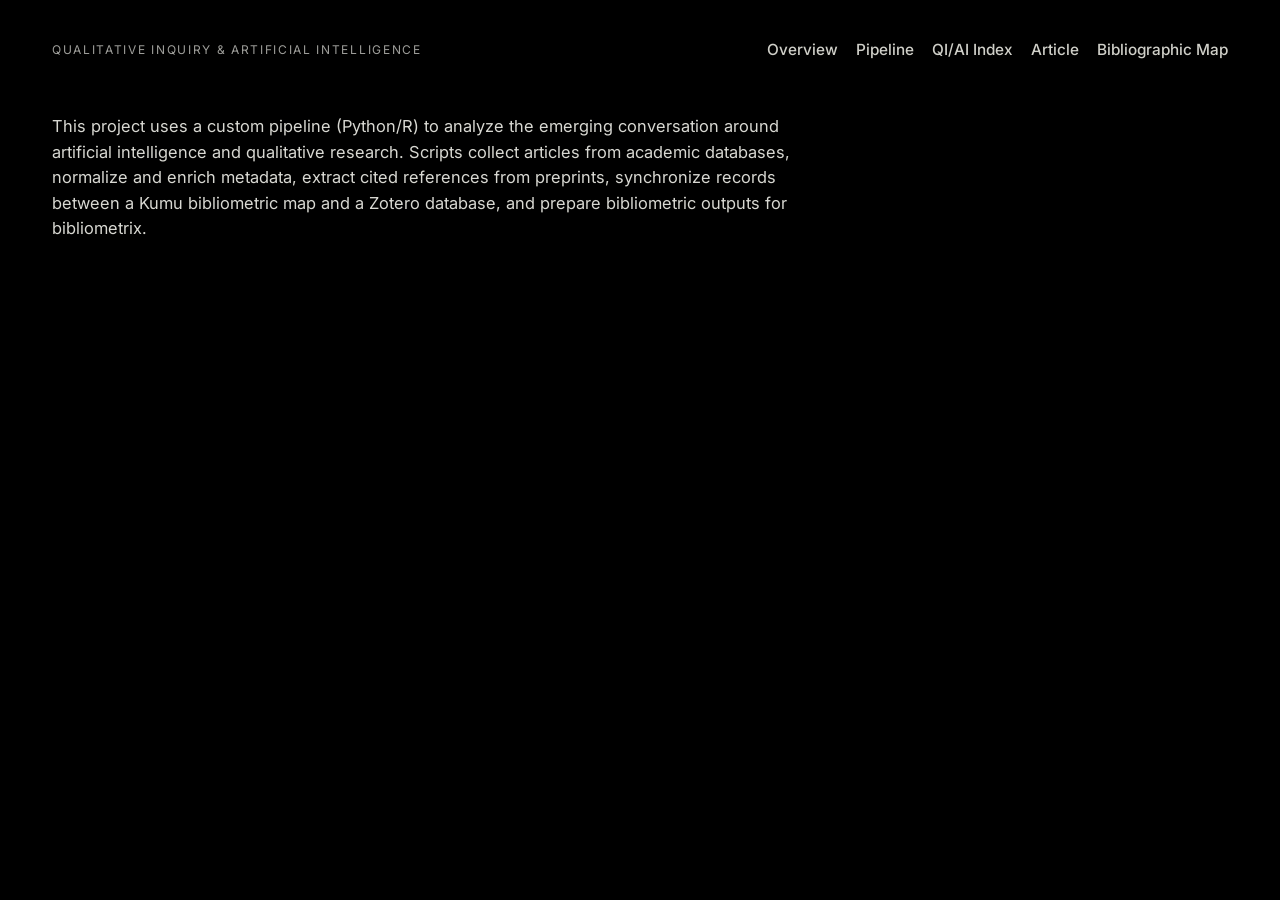
<file: index.html>
<!DOCTYPE html>
<html lang="en">
<head>
<meta charset="UTF-8" />
<meta name="viewport" content="width=device-width, initial-scale=1.0" />
<title>Qualitative Inquiry &amp; Artificial Intelligence</title>
<link rel="preconnect" href="https://fonts.googleapis.com">
<link rel="preconnect" href="https://fonts.gstatic.com" crossorigin>
<link href="https://fonts.googleapis.com/css2?family=Inter:wght@400;500;600;650&display=swap" rel="stylesheet">
<link rel="stylesheet" href="styles.css" />
</head>
<body>
<main class="page">

<div class="topbar">
      <a class="brand" href="index.html">Qualitative Inquiry &amp; Artificial Intelligence</a>
      <nav class="nav">
        <a href="https://geoffreey-s.github.io/qual.plus/index.html">Overview</a>
        <a href="pipeline.html">Pipeline</a>
        <a href="https://gnsschwarz.pythonanywhere.com/bibliography/" target="_blank" rel="noopener noreferrer">QI/AI Index</a>
        <a href="https://qualitative.plus/article" target="_blank" rel="noopener noreferrer">Article</a>
        <a href="https://kumu.io/" target="_blank" rel="noopener noreferrer">Bibliographic Map</a>
      </nav>
    </div>

<section class="hero">
  <p class="lead">This project uses a custom pipeline (Python/R) to analyze the emerging conversation around artificial intelligence and qualitative research. Scripts collect articles from academic databases, normalize and enrich metadata, extract cited references from preprints, synchronize records between a Kumu bibliometric map and a Zotero database, and prepare bibliometric outputs for bibliometrix.</p>
</section>

</main>
</body>
</html>
</file>
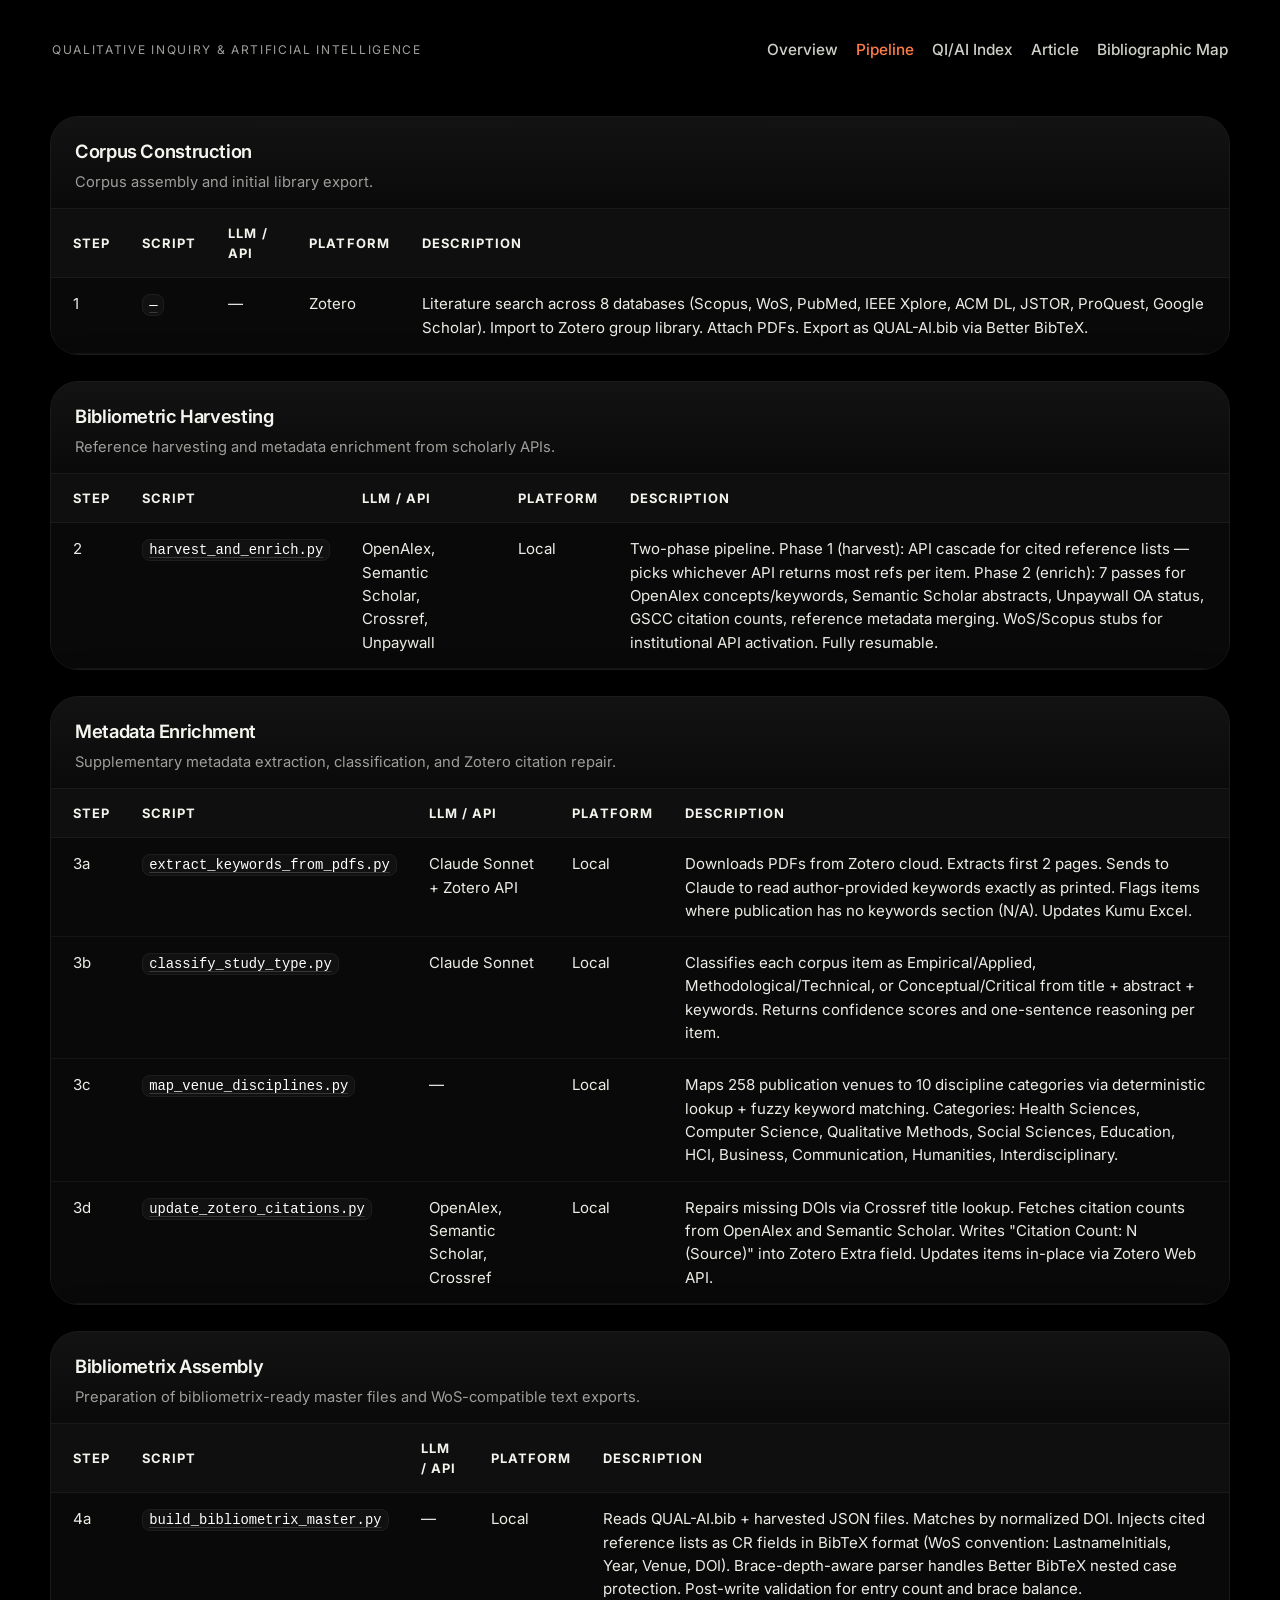
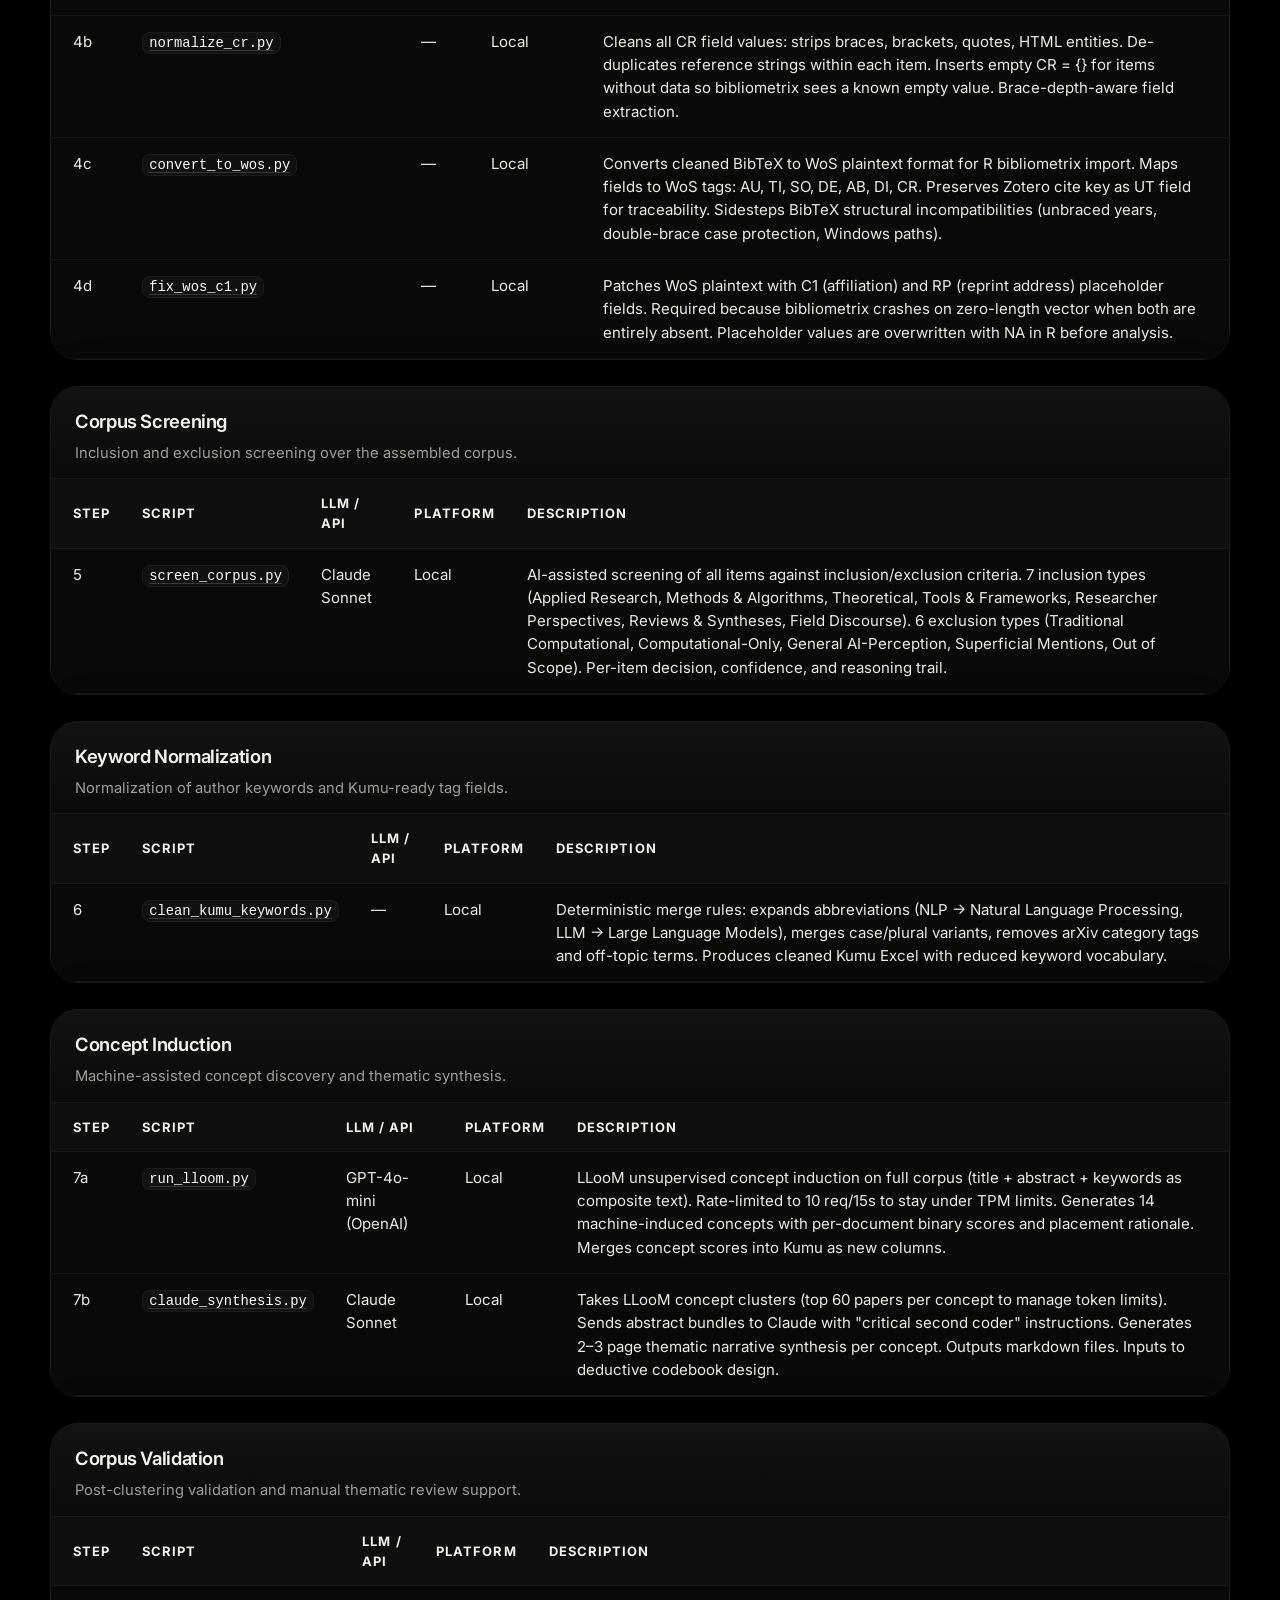
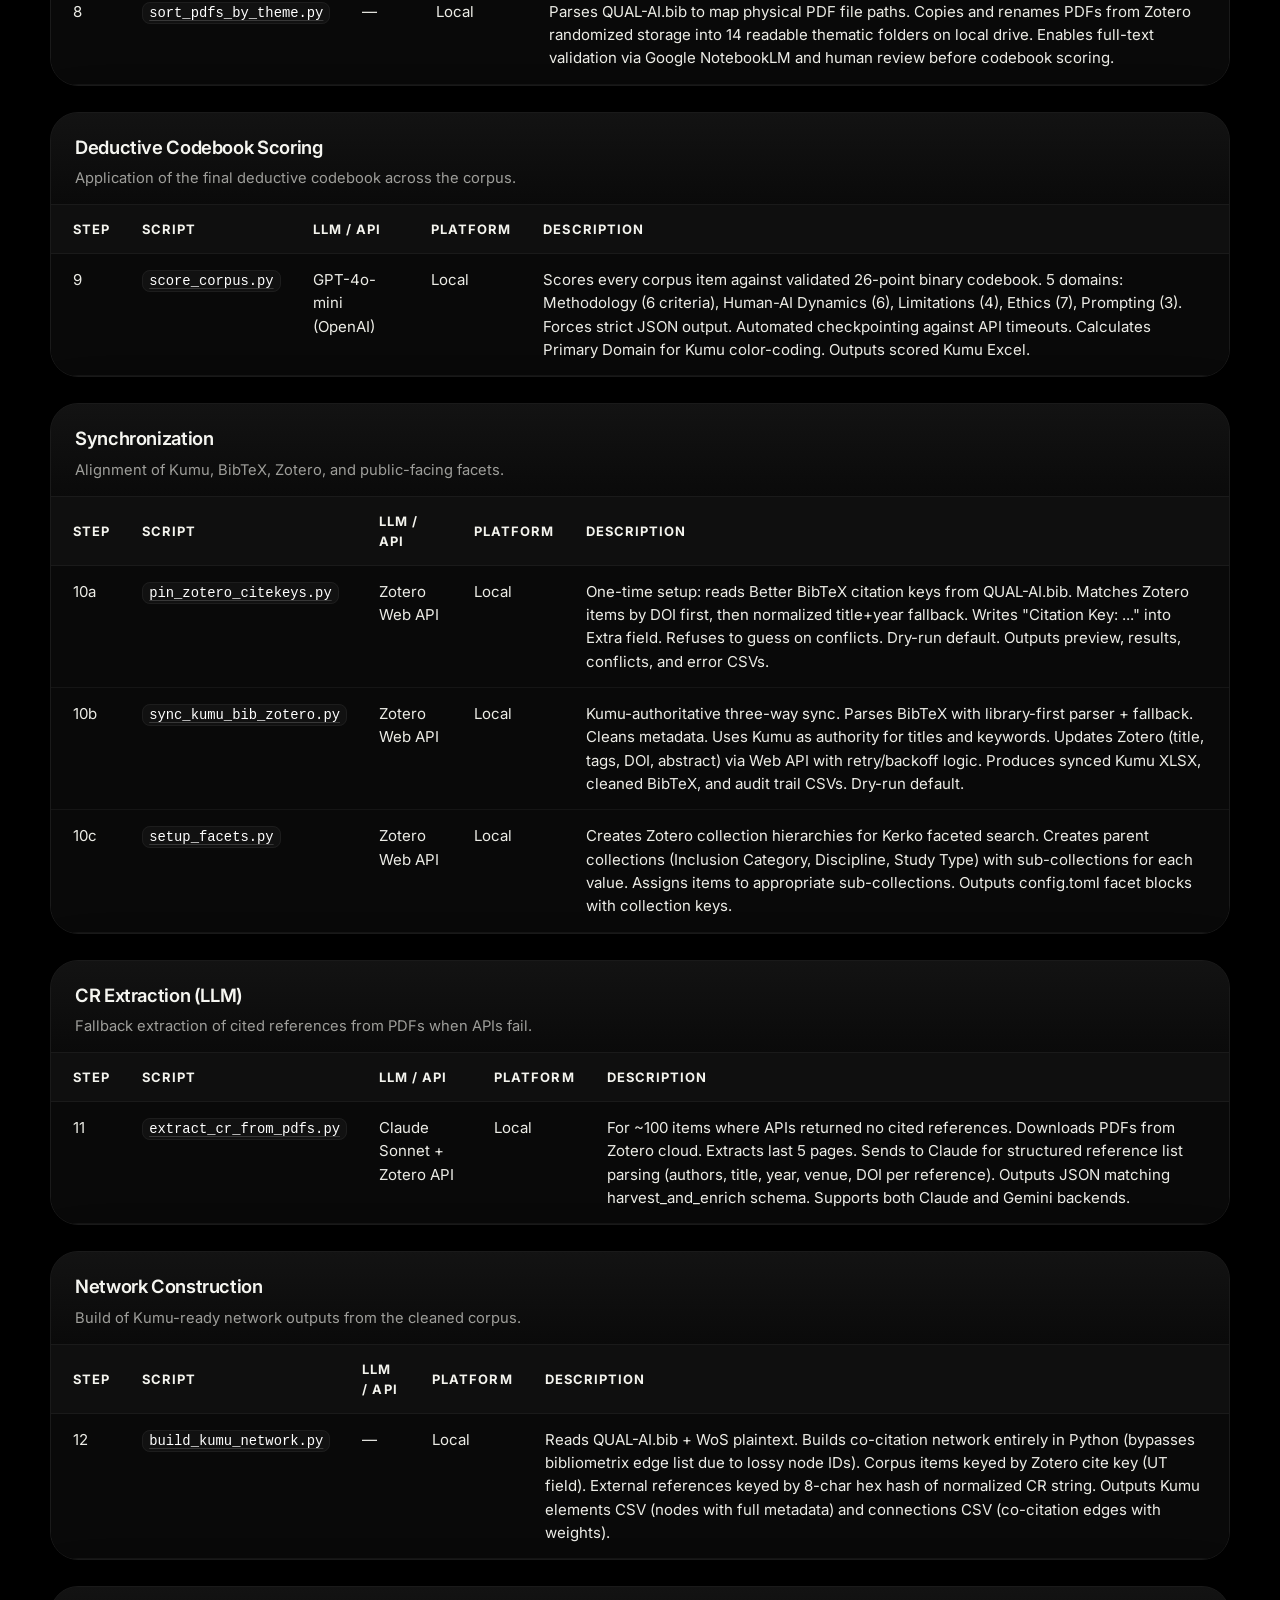
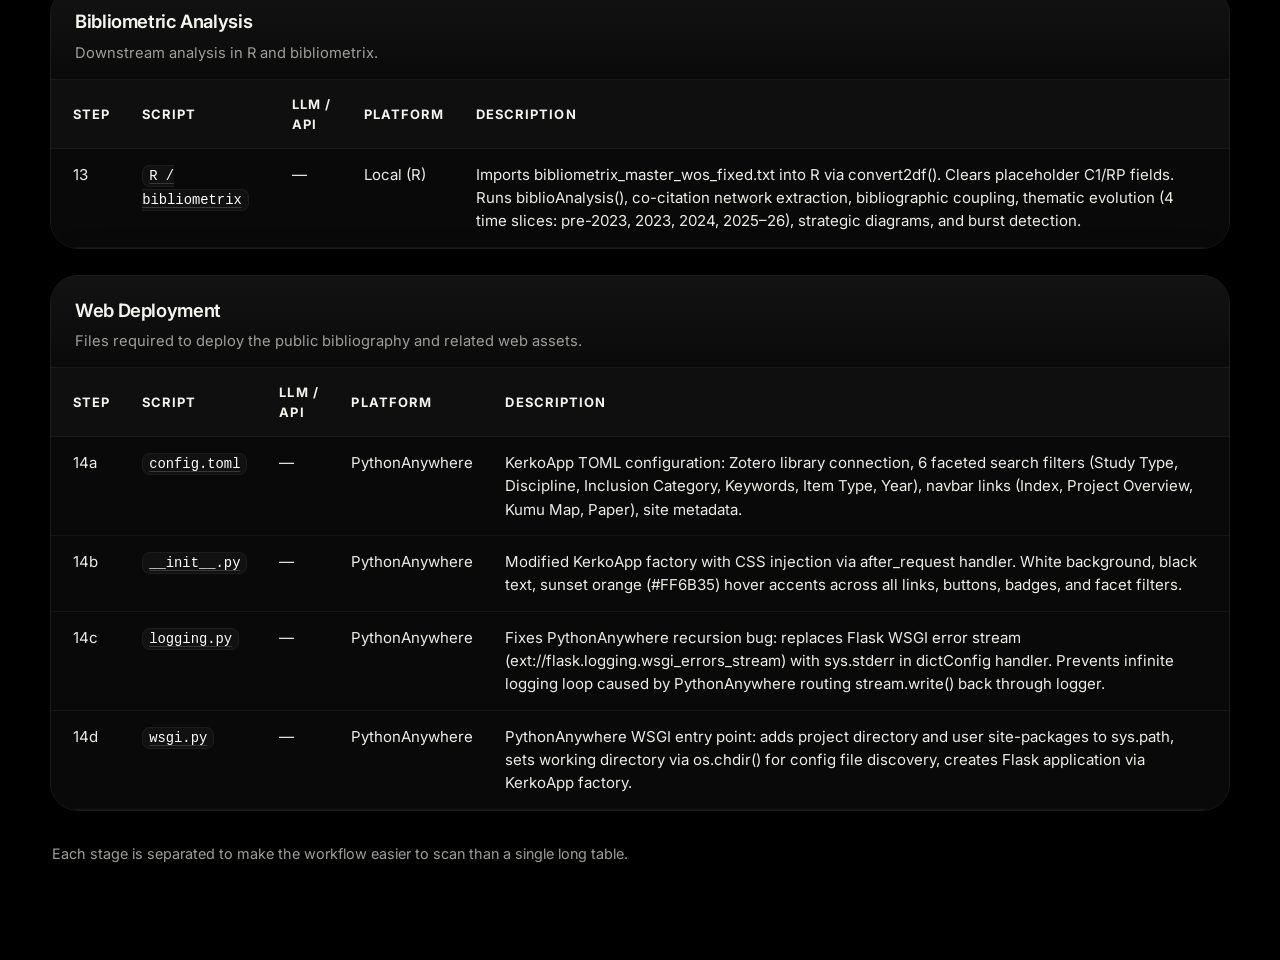
<file: pipeline.html>
<!DOCTYPE html>
<html lang="en">
<head>
<meta charset="UTF-8" />
<meta name="viewport" content="width=device-width, initial-scale=1.0" />
<title>Qualitative Inquiry & Artificial Intelligence | Pipeline</title>
<link rel="preconnect" href="https://fonts.googleapis.com">
<link rel="preconnect" href="https://fonts.gstatic.com" crossorigin>
<link href="https://fonts.googleapis.com/css2?family=Inter:wght@400;500;600;650&display=swap" rel="stylesheet">
<link rel="stylesheet" href="styles.css" />
</head>
<body>
<main class="page">

    <div class="topbar">
      <a class="brand" href="index.html">Qualitative Inquiry &amp; Artificial Intelligence</a>
      <nav class="nav">
        <a href="https://geoffreey-s.github.io/qual.plus/index.html">Overview</a>
        <a href="pipeline.html" class="active">Pipeline</a>
        <a href="https://gnsschwarz.pythonanywhere.com/bibliography/" target="_blank" rel="noopener noreferrer">QI/AI Index</a>
        <a href="https://qualitative.plus/article" target="_blank" rel="noopener noreferrer">Article</a>
        <a href="https://kumu.io/" target="_blank" rel="noopener noreferrer">Bibliographic Map</a>
      </nav>
    </div>

<section class="section">
  <div class="stage-card">
    <div class="section-head">
      <h2>Corpus Construction</h2>
      <p>Corpus assembly and initial library export.</p>
    </div>
    <div class="table-wrap">
      <table>
        <thead>
          <tr>
            <th>Step</th>
            <th>Script</th>
            <th>LLM / API</th>
            <th>Platform</th>
            <th>Description</th>
          </tr>
        </thead>
        <tbody>
          <tr>
<td>1</td>
<td><a class="file-link" href="docs/search-strategy.md"><code>—</code></a></td>
<td>—</td>
<td>Zotero</td>
<td>Literature search across 8 databases (Scopus, WoS, PubMed, IEEE Xplore, ACM DL, JSTOR, ProQuest, Google Scholar). Import to Zotero group library. Attach PDFs. Export as QUAL-AI.bib via Better BibTeX.</td>
</tr>
        </tbody>
      </table>
    </div>
  </div>
</section>


<section class="section">
  <div class="stage-card">
    <div class="section-head">
      <h2>Bibliometric Harvesting</h2>
      <p>Reference harvesting and metadata enrichment from scholarly APIs.</p>
    </div>
    <div class="table-wrap">
      <table>
        <thead>
          <tr>
            <th>Step</th>
            <th>Script</th>
            <th>LLM / API</th>
            <th>Platform</th>
            <th>Description</th>
          </tr>
        </thead>
        <tbody>
          <tr>
<td>2</td>
<td><a class="file-link" href="scripts/01-harvest/harvest_and_enrich.py"><code>harvest_and_enrich.py</code></a></td>
<td>OpenAlex, Semantic Scholar, Crossref, Unpaywall</td>
<td>Local</td>
<td>Two-phase pipeline. Phase 1 (harvest): API cascade for cited reference lists — picks whichever API returns most refs per item. Phase 2 (enrich): 7 passes for OpenAlex concepts/keywords, Semantic Scholar abstracts, Unpaywall OA status, GSCC citation counts, reference metadata merging. WoS/Scopus stubs for institutional API activation. Fully resumable.</td>
</tr>
        </tbody>
      </table>
    </div>
  </div>
</section>


<section class="section">
  <div class="stage-card">
    <div class="section-head">
      <h2>Metadata Enrichment</h2>
      <p>Supplementary metadata extraction, classification, and Zotero citation repair.</p>
    </div>
    <div class="table-wrap">
      <table>
        <thead>
          <tr>
            <th>Step</th>
            <th>Script</th>
            <th>LLM / API</th>
            <th>Platform</th>
            <th>Description</th>
          </tr>
        </thead>
        <tbody>
          <tr>
<td>3a</td>
<td><a class="file-link" href="scripts/02-metadata/extract_keywords_from_pdfs.py"><code>extract_keywords_from_pdfs.py</code></a></td>
<td>Claude Sonnet + Zotero API</td>
<td>Local</td>
<td>Downloads PDFs from Zotero cloud. Extracts first 2 pages. Sends to Claude to read author-provided keywords exactly as printed. Flags items where publication has no keywords section (N/A). Updates Kumu Excel.</td>
</tr><tr>
<td>3b</td>
<td><a class="file-link" href="scripts/02-metadata/classify_study_type.py"><code>classify_study_type.py</code></a></td>
<td>Claude Sonnet</td>
<td>Local</td>
<td>Classifies each corpus item as Empirical/Applied, Methodological/Technical, or Conceptual/Critical from title + abstract + keywords. Returns confidence scores and one-sentence reasoning per item.</td>
</tr><tr>
<td>3c</td>
<td><a class="file-link" href="scripts/02-metadata/map_venue_disciplines.py"><code>map_venue_disciplines.py</code></a></td>
<td>—</td>
<td>Local</td>
<td>Maps 258 publication venues to 10 discipline categories via deterministic lookup + fuzzy keyword matching. Categories: Health Sciences, Computer Science, Qualitative Methods, Social Sciences, Education, HCI, Business, Communication, Humanities, Interdisciplinary.</td>
</tr><tr>
<td>3d</td>
<td><a class="file-link" href="scripts/02-metadata/update_zotero_citations.py"><code>update_zotero_citations.py</code></a></td>
<td>OpenAlex, Semantic Scholar, Crossref</td>
<td>Local</td>
<td>Repairs missing DOIs via Crossref title lookup. Fetches citation counts from OpenAlex and Semantic Scholar. Writes &quot;Citation Count: N (Source)&quot; into Zotero Extra field. Updates items in-place via Zotero Web API.</td>
</tr>
        </tbody>
      </table>
    </div>
  </div>
</section>


<section class="section">
  <div class="stage-card">
    <div class="section-head">
      <h2>Bibliometrix Assembly</h2>
      <p>Preparation of bibliometrix-ready master files and WoS-compatible text exports.</p>
    </div>
    <div class="table-wrap">
      <table>
        <thead>
          <tr>
            <th>Step</th>
            <th>Script</th>
            <th>LLM / API</th>
            <th>Platform</th>
            <th>Description</th>
          </tr>
        </thead>
        <tbody>
          <tr>
<td>4a</td>
<td><a class="file-link" href="scripts/03-bibliometrix/build_bibliometrix_master.py"><code>build_bibliometrix_master.py</code></a></td>
<td>—</td>
<td>Local</td>
<td>Reads QUAL-AI.bib + harvested JSON files. Matches by normalized DOI. Injects cited reference lists as CR fields in BibTeX format (WoS convention: LastnameInitials, Year, Venue, DOI). Brace-depth-aware parser handles Better BibTeX nested case protection. Post-write validation for entry count and brace balance.</td>
</tr><tr>
<td>4b</td>
<td><a class="file-link" href="scripts/03-bibliometrix/normalize_cr.py"><code>normalize_cr.py</code></a></td>
<td>—</td>
<td>Local</td>
<td>Cleans all CR field values: strips braces, brackets, quotes, HTML entities. De-duplicates reference strings within each item. Inserts empty CR = {} for items without data so bibliometrix sees a known empty value. Brace-depth-aware field extraction.</td>
</tr><tr>
<td>4c</td>
<td><a class="file-link" href="scripts/03-bibliometrix/convert_to_wos.py"><code>convert_to_wos.py</code></a></td>
<td>—</td>
<td>Local</td>
<td>Converts cleaned BibTeX to WoS plaintext format for R bibliometrix import. Maps fields to WoS tags: AU, TI, SO, DE, AB, DI, CR. Preserves Zotero cite key as UT field for traceability. Sidesteps BibTeX structural incompatibilities (unbraced years, double-brace case protection, Windows paths).</td>
</tr><tr>
<td>4d</td>
<td><a class="file-link" href="scripts/03-bibliometrix/fix_wos_c1.py"><code>fix_wos_c1.py</code></a></td>
<td>—</td>
<td>Local</td>
<td>Patches WoS plaintext with C1 (affiliation) and RP (reprint address) placeholder fields. Required because bibliometrix crashes on zero-length vector when both are entirely absent. Placeholder values are overwritten with NA in R before analysis.</td>
</tr>
        </tbody>
      </table>
    </div>
  </div>
</section>


<section class="section">
  <div class="stage-card">
    <div class="section-head">
      <h2>Corpus Screening</h2>
      <p>Inclusion and exclusion screening over the assembled corpus.</p>
    </div>
    <div class="table-wrap">
      <table>
        <thead>
          <tr>
            <th>Step</th>
            <th>Script</th>
            <th>LLM / API</th>
            <th>Platform</th>
            <th>Description</th>
          </tr>
        </thead>
        <tbody>
          <tr>
<td>5</td>
<td><a class="file-link" href="scripts/04-screening/screen_corpus.py"><code>screen_corpus.py</code></a></td>
<td>Claude Sonnet</td>
<td>Local</td>
<td>AI-assisted screening of all items against inclusion/exclusion criteria. 7 inclusion types (Applied Research, Methods &amp; Algorithms, Theoretical, Tools &amp; Frameworks, Researcher Perspectives, Reviews &amp; Syntheses, Field Discourse). 6 exclusion types (Traditional Computational, Computational-Only, General AI-Perception, Superficial Mentions, Out of Scope). Per-item decision, confidence, and reasoning trail.</td>
</tr>
        </tbody>
      </table>
    </div>
  </div>
</section>


<section class="section">
  <div class="stage-card">
    <div class="section-head">
      <h2>Keyword Normalization</h2>
      <p>Normalization of author keywords and Kumu-ready tag fields.</p>
    </div>
    <div class="table-wrap">
      <table>
        <thead>
          <tr>
            <th>Step</th>
            <th>Script</th>
            <th>LLM / API</th>
            <th>Platform</th>
            <th>Description</th>
          </tr>
        </thead>
        <tbody>
          <tr>
<td>6</td>
<td><a class="file-link" href="scripts/05-normalization/clean_kumu_keywords.py"><code>clean_kumu_keywords.py</code></a></td>
<td>—</td>
<td>Local</td>
<td>Deterministic merge rules: expands abbreviations (NLP → Natural Language Processing, LLM → Large Language Models), merges case/plural variants, removes arXiv category tags and off-topic terms. Produces cleaned Kumu Excel with reduced keyword vocabulary.</td>
</tr>
        </tbody>
      </table>
    </div>
  </div>
</section>


<section class="section">
  <div class="stage-card">
    <div class="section-head">
      <h2>Concept Induction</h2>
      <p>Machine-assisted concept discovery and thematic synthesis.</p>
    </div>
    <div class="table-wrap">
      <table>
        <thead>
          <tr>
            <th>Step</th>
            <th>Script</th>
            <th>LLM / API</th>
            <th>Platform</th>
            <th>Description</th>
          </tr>
        </thead>
        <tbody>
          <tr>
<td>7a</td>
<td><a class="file-link" href="scripts/06-concept-induction/run_lloom.py"><code>run_lloom.py</code></a></td>
<td>GPT-4o-mini (OpenAI)</td>
<td>Local</td>
<td>LLooM unsupervised concept induction on full corpus (title + abstract + keywords as composite text). Rate-limited to 10 req/15s to stay under TPM limits. Generates 14 machine-induced concepts with per-document binary scores and placement rationale. Merges concept scores into Kumu as new columns.</td>
</tr><tr>
<td>7b</td>
<td><a class="file-link" href="scripts/06-concept-induction/claude_synthesis.py"><code>claude_synthesis.py</code></a></td>
<td>Claude Sonnet</td>
<td>Local</td>
<td>Takes LLooM concept clusters (top 60 papers per concept to manage token limits). Sends abstract bundles to Claude with &quot;critical second coder&quot; instructions. Generates 2–3 page thematic narrative synthesis per concept. Outputs markdown files. Inputs to deductive codebook design.</td>
</tr>
        </tbody>
      </table>
    </div>
  </div>
</section>


<section class="section">
  <div class="stage-card">
    <div class="section-head">
      <h2>Corpus Validation</h2>
      <p>Post-clustering validation and manual thematic review support.</p>
    </div>
    <div class="table-wrap">
      <table>
        <thead>
          <tr>
            <th>Step</th>
            <th>Script</th>
            <th>LLM / API</th>
            <th>Platform</th>
            <th>Description</th>
          </tr>
        </thead>
        <tbody>
          <tr>
<td>8</td>
<td><a class="file-link" href="scripts/07-validation/sort_pdfs_by_theme.py"><code>sort_pdfs_by_theme.py</code></a></td>
<td>—</td>
<td>Local</td>
<td>Parses QUAL-AI.bib to map physical PDF file paths. Copies and renames PDFs from Zotero randomized storage into 14 readable thematic folders on local drive. Enables full-text validation via Google NotebookLM and human review before codebook scoring.</td>
</tr>
        </tbody>
      </table>
    </div>
  </div>
</section>


<section class="section">
  <div class="stage-card">
    <div class="section-head">
      <h2>Deductive Codebook Scoring</h2>
      <p>Application of the final deductive codebook across the corpus.</p>
    </div>
    <div class="table-wrap">
      <table>
        <thead>
          <tr>
            <th>Step</th>
            <th>Script</th>
            <th>LLM / API</th>
            <th>Platform</th>
            <th>Description</th>
          </tr>
        </thead>
        <tbody>
          <tr>
<td>9</td>
<td><a class="file-link" href="scripts/08-codebook/score_corpus.py"><code>score_corpus.py</code></a></td>
<td>GPT-4o-mini (OpenAI)</td>
<td>Local</td>
<td>Scores every corpus item against validated 26-point binary codebook. 5 domains: Methodology (6 criteria), Human-AI Dynamics (6), Limitations (4), Ethics (7), Prompting (3). Forces strict JSON output. Automated checkpointing against API timeouts. Calculates Primary Domain for Kumu color-coding. Outputs scored Kumu Excel.</td>
</tr>
        </tbody>
      </table>
    </div>
  </div>
</section>


<section class="section">
  <div class="stage-card">
    <div class="section-head">
      <h2>Synchronization</h2>
      <p>Alignment of Kumu, BibTeX, Zotero, and public-facing facets.</p>
    </div>
    <div class="table-wrap">
      <table>
        <thead>
          <tr>
            <th>Step</th>
            <th>Script</th>
            <th>LLM / API</th>
            <th>Platform</th>
            <th>Description</th>
          </tr>
        </thead>
        <tbody>
          <tr>
<td>10a</td>
<td><a class="file-link" href="scripts/09-sync/pin_zotero_citekeys.py"><code>pin_zotero_citekeys.py</code></a></td>
<td>Zotero Web API</td>
<td>Local</td>
<td>One-time setup: reads Better BibTeX citation keys from QUAL-AI.bib. Matches Zotero items by DOI first, then normalized title+year fallback. Writes &quot;Citation Key: ...&quot; into Extra field. Refuses to guess on conflicts. Dry-run default. Outputs preview, results, conflicts, and error CSVs.</td>
</tr><tr>
<td>10b</td>
<td><a class="file-link" href="scripts/09-sync/sync_kumu_bib_zotero.py"><code>sync_kumu_bib_zotero.py</code></a></td>
<td>Zotero Web API</td>
<td>Local</td>
<td>Kumu-authoritative three-way sync. Parses BibTeX with library-first parser + fallback. Cleans metadata. Uses Kumu as authority for titles and keywords. Updates Zotero (title, tags, DOI, abstract) via Web API with retry/backoff logic. Produces synced Kumu XLSX, cleaned BibTeX, and audit trail CSVs. Dry-run default.</td>
</tr><tr>
<td>10c</td>
<td><a class="file-link" href="scripts/09-sync/setup_facets.py"><code>setup_facets.py</code></a></td>
<td>Zotero Web API</td>
<td>Local</td>
<td>Creates Zotero collection hierarchies for Kerko faceted search. Creates parent collections (Inclusion Category, Discipline, Study Type) with sub-collections for each value. Assigns items to appropriate sub-collections. Outputs config.toml facet blocks with collection keys.</td>
</tr>
        </tbody>
      </table>
    </div>
  </div>
</section>


<section class="section">
  <div class="stage-card">
    <div class="section-head">
      <h2>CR Extraction (LLM)</h2>
      <p>Fallback extraction of cited references from PDFs when APIs fail.</p>
    </div>
    <div class="table-wrap">
      <table>
        <thead>
          <tr>
            <th>Step</th>
            <th>Script</th>
            <th>LLM / API</th>
            <th>Platform</th>
            <th>Description</th>
          </tr>
        </thead>
        <tbody>
          <tr>
<td>11</td>
<td><a class="file-link" href="scripts/10-network/extract_cr_from_pdfs.py"><code>extract_cr_from_pdfs.py</code></a></td>
<td>Claude Sonnet + Zotero API</td>
<td>Local</td>
<td>For ~100 items where APIs returned no cited references. Downloads PDFs from Zotero cloud. Extracts last 5 pages. Sends to Claude for structured reference list parsing (authors, title, year, venue, DOI per reference). Outputs JSON matching harvest_and_enrich schema. Supports both Claude and Gemini backends.</td>
</tr>
        </tbody>
      </table>
    </div>
  </div>
</section>


<section class="section">
  <div class="stage-card">
    <div class="section-head">
      <h2>Network Construction</h2>
      <p>Build of Kumu-ready network outputs from the cleaned corpus.</p>
    </div>
    <div class="table-wrap">
      <table>
        <thead>
          <tr>
            <th>Step</th>
            <th>Script</th>
            <th>LLM / API</th>
            <th>Platform</th>
            <th>Description</th>
          </tr>
        </thead>
        <tbody>
          <tr>
<td>12</td>
<td><a class="file-link" href="scripts/10-network/build_kumu_network.py"><code>build_kumu_network.py</code></a></td>
<td>—</td>
<td>Local</td>
<td>Reads QUAL-AI.bib + WoS plaintext. Builds co-citation network entirely in Python (bypasses bibliometrix edge list due to lossy node IDs). Corpus items keyed by Zotero cite key (UT field). External references keyed by 8-char hex hash of normalized CR string. Outputs Kumu elements CSV (nodes with full metadata) and connections CSV (co-citation edges with weights).</td>
</tr>
        </tbody>
      </table>
    </div>
  </div>
</section>


<section class="section">
  <div class="stage-card">
    <div class="section-head">
      <h2>Bibliometric Analysis</h2>
      <p>Downstream analysis in R and bibliometrix.</p>
    </div>
    <div class="table-wrap">
      <table>
        <thead>
          <tr>
            <th>Step</th>
            <th>Script</th>
            <th>LLM / API</th>
            <th>Platform</th>
            <th>Description</th>
          </tr>
        </thead>
        <tbody>
          <tr>
<td>13</td>
<td><a class="file-link" href="scripts/11-analysis/bibliometrix_analysis.R"><code>R / bibliometrix</code></a></td>
<td>—</td>
<td>Local (R)</td>
<td>Imports bibliometrix_master_wos_fixed.txt into R via convert2df(). Clears placeholder C1/RP fields. Runs biblioAnalysis(), co-citation network extraction, bibliographic coupling, thematic evolution (4 time slices: pre-2023, 2023, 2024, 2025–26), strategic diagrams, and burst detection.</td>
</tr>
        </tbody>
      </table>
    </div>
  </div>
</section>


<section class="section">
  <div class="stage-card">
    <div class="section-head">
      <h2>Web Deployment</h2>
      <p>Files required to deploy the public bibliography and related web assets.</p>
    </div>
    <div class="table-wrap">
      <table>
        <thead>
          <tr>
            <th>Step</th>
            <th>Script</th>
            <th>LLM / API</th>
            <th>Platform</th>
            <th>Description</th>
          </tr>
        </thead>
        <tbody>
          <tr>
<td>14a</td>
<td><a class="file-link" href="deployment/kerko/config.toml"><code>config.toml</code></a></td>
<td>—</td>
<td>PythonAnywhere</td>
<td>KerkoApp TOML configuration: Zotero library connection, 6 faceted search filters (Study Type, Discipline, Inclusion Category, Keywords, Item Type, Year), navbar links (Index, Project Overview, Kumu Map, Paper), site metadata.</td>
</tr><tr>
<td>14b</td>
<td><a class="file-link" href="deployment/kerko/kerkoapp/__init__.py"><code>__init__.py</code></a></td>
<td>—</td>
<td>PythonAnywhere</td>
<td>Modified KerkoApp factory with CSS injection via after_request handler. White background, black text, sunset orange (#FF6B35) hover accents across all links, buttons, badges, and facet filters.</td>
</tr><tr>
<td>14c</td>
<td><a class="file-link" href="deployment/kerko/kerkoapp/logging.py"><code>logging.py</code></a></td>
<td>—</td>
<td>PythonAnywhere</td>
<td>Fixes PythonAnywhere recursion bug: replaces Flask WSGI error stream (ext://flask.logging.wsgi_errors_stream) with sys.stderr in dictConfig handler. Prevents infinite logging loop caused by PythonAnywhere routing stream.write() back through logger.</td>
</tr><tr>
<td>14d</td>
<td><a class="file-link" href="deployment/kerko/wsgi.py"><code>wsgi.py</code></a></td>
<td>—</td>
<td>PythonAnywhere</td>
<td>PythonAnywhere WSGI entry point: adds project directory and user site-packages to sys.path, sets working directory via os.chdir() for config file discovery, creates Flask application via KerkoApp factory.</td>
</tr>
        </tbody>
      </table>
    </div>
  </div>
</section>

<p class="note">Each stage is separated to make the workflow easier to scan than a single long table.</p>
</main>
</body>
</html>
</file>
<file: styles.css>
:root{
  --bg:#000000;
  --panel:#080808;
  --panel-2:#0f0f0f;
  --line:#1a1a1a;
  --ink:#f5f5f0;
  --muted:#9e9e9a;
  --soft:#cfcfc8;
  --accent:#ff7a45;
  --accent-soft:#ffb08f;
  --shadow:0 18px 60px rgba(0,0,0,.45);
  --radius:24px;
  --max:1180px;
}
*{box-sizing:border-box}
html{scroll-behavior:smooth}
::selection{background:rgba(255,122,69,.28);color:var(--ink)}
body{
  margin:0;background:var(--bg);color:var(--ink);
  font-family:Inter,ui-sans-serif,system-ui,-apple-system,BlinkMacSystemFont,"Segoe UI",sans-serif;
  line-height:1.55;
}
a{
  color:inherit;
  text-decoration:none;
  transition:color .18s ease,opacity .18s ease,text-decoration-color .18s ease;
}
a:hover{color:var(--accent)}
.page{width:min(var(--max),calc(100vw - 32px));margin:0 auto;padding:28px 0 80px}
.topbar{
  display:flex;justify-content:space-between;align-items:center;gap:16px;
  padding:10px 2px 28px;flex-wrap:wrap;
}
.brand{
  font-size:12px;letter-spacing:.14em;text-transform:uppercase;color:var(--muted);text-decoration:none;
}
.brand:hover{color:var(--accent)}
.nav{display:flex;gap:18px;flex-wrap:wrap}
.nav a{
  color:var(--soft);
  font-size:.96rem;
  font-weight:500;
  text-decoration:none;
}
.nav a:hover,
.nav a.active{
  color:var(--accent);
}
.hero{padding:8px 2px 22px;display:grid;gap:14px}
h1{
  margin:0;
  font-family:Inter,ui-sans-serif,system-ui,-apple-system,BlinkMacSystemFont,"Segoe UI",sans-serif;
  font-size:clamp(2.15rem,4.4vw,3.45rem);
  line-height:1;
  font-weight:650;
  letter-spacing:-.04em;
  max-width:16ch
}
.lead{max-width:760px;color:#d8d8d2;font-size:1.03rem}
.section{margin-top:26px}
.stage-card,.content-card{
  border:1px solid var(--line);border-radius:28px;background:linear-gradient(180deg,rgba(18,18,18,.96),rgba(9,9,9,.99));
  box-shadow:var(--shadow);overflow:hidden
}
.section-head{
  padding:20px 24px 14px;border-bottom:1px solid var(--line);
  background:linear-gradient(180deg,rgba(19,19,19,.9),rgba(10,10,10,.98))
}
.section-head h2{margin:0;font-size:1.15rem;font-weight:620;letter-spacing:-.02em}
.section-head p{margin:6px 0 0;color:var(--muted);font-size:.92rem;max-width:840px}
.table-wrap{overflow:auto;background:var(--panel)}
table{width:100%;border-collapse:separate;border-spacing:0;min-width:980px;font-size:.94rem}
thead th{
  position:sticky;top:0;z-index:2;text-align:left;background:#0f0f0f;color:#f4f4ee;
  padding:14px 16px;border-bottom:1px solid var(--line);font-size:.81rem;text-transform:uppercase;letter-spacing:.08em
}
tbody td{
  padding:14px 16px;border-bottom:1px solid #151515;vertical-align:top;background:#090909;color:#ecece6
}
tbody tr:hover td{background:#101010}
tbody td:first-child, thead th:first-child{padding-left:22px}
tbody td:last-child, thead th:last-child{padding-right:22px}
.file-link{
  color:#fff;text-decoration:underline;text-underline-offset:3px;text-decoration-color:#383838
}
.file-link:hover{color:var(--accent);text-decoration-color:var(--accent)}
code{
  font-family:ui-monospace,SFMono-Regular,Menlo,Consolas,monospace;font-size:.92em;
  background:#111;border:1px solid #1d1d1d;border-radius:8px;padding:2px 6px
}
.readme{
  padding:30px 30px 40px;background:linear-gradient(180deg,#0b0b0b,#070707)
}
.readme h1,.readme h2,.readme h3,.readme h4{
  font-family:Inter,ui-sans-serif,system-ui,-apple-system,BlinkMacSystemFont,"Segoe UI",sans-serif;
  max-width:none;letter-spacing:-.02em;line-height:1.15;font-weight:650
}
.readme h1{font-size:1.9rem}
.readme h2{font-size:1.3rem;margin-top:1.5em}
.readme h3{font-size:1.07rem;margin-top:1.25em}
.readme p,.readme li{max-width:900px;color:#ecece7}
.readme a{color:var(--accent-soft);text-decoration:underline;text-underline-offset:3px}
.readme a:hover{color:var(--accent)}
.readme pre{
  overflow:auto;padding:14px 16px;border-radius:14px;background:#0f0f0f;border:1px solid var(--line)
}
.readme code{background:#111}
.readme table{min-width:0;border-collapse:collapse}
.readme table th,.readme table td{
  position:static;border:1px solid var(--line);padding:10px 12px;text-align:left;vertical-align:top;background:transparent
}
.readme hr{border:none;border-top:1px solid var(--line);margin:30px 0}
.note{padding:18px 2px 0;color:var(--muted);font-size:.9rem}
@media (max-width:780px){
  .page{width:min(var(--max),calc(100vw - 18px));padding-top:18px}
  .section-head,.readme{padding-left:16px;padding-right:16px}
  tbody td:first-child,thead th:first-child{padding-left:16px}
  tbody td:last-child,thead th:last-child{padding-right:16px}
}
</file>
